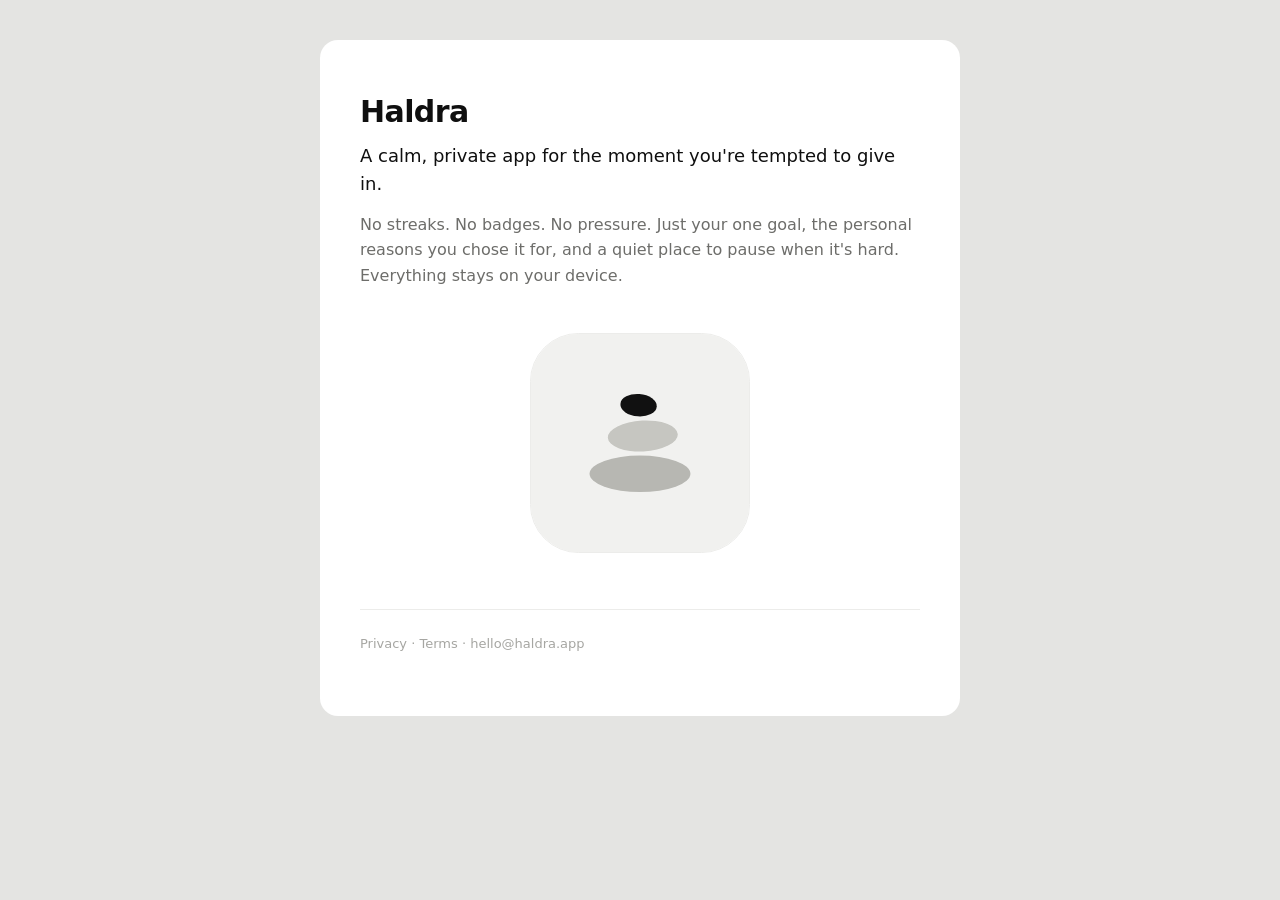
<file: index.html>
<!doctype html>
<html lang="en-AU">
<head>
<meta charset="utf-8">
<meta name="viewport" content="width=device-width, initial-scale=1">
<title>Haldra</title>
<meta name="description" content="A calm, private app for the moment you're tempted to give in.">
<link rel="icon" href="icon.svg" type="image/svg+xml">
<link rel="stylesheet" href="style.css">
</head>
<body>
<main>
  <h1>Haldra</h1>
  <p class="lead">A calm, private app for the moment you're tempted to give in.</p>
  <p>No streaks. No badges. No pressure. Just your one goal, the personal reasons you chose it for, and a quiet place to pause when it's hard. Everything stays on your device.</p>

  <img class="icon" src="icon.svg" width="220" height="220" alt="The Haldra app icon: a cairn of three stacked stones.">

  <p class="footer"><a href="privacy/">Privacy</a> · <a href="terms/">Terms</a> · <a href="mailto:hello@haldra.app">hello@haldra.app</a></p>
</main>
</body>
</html>
</file>
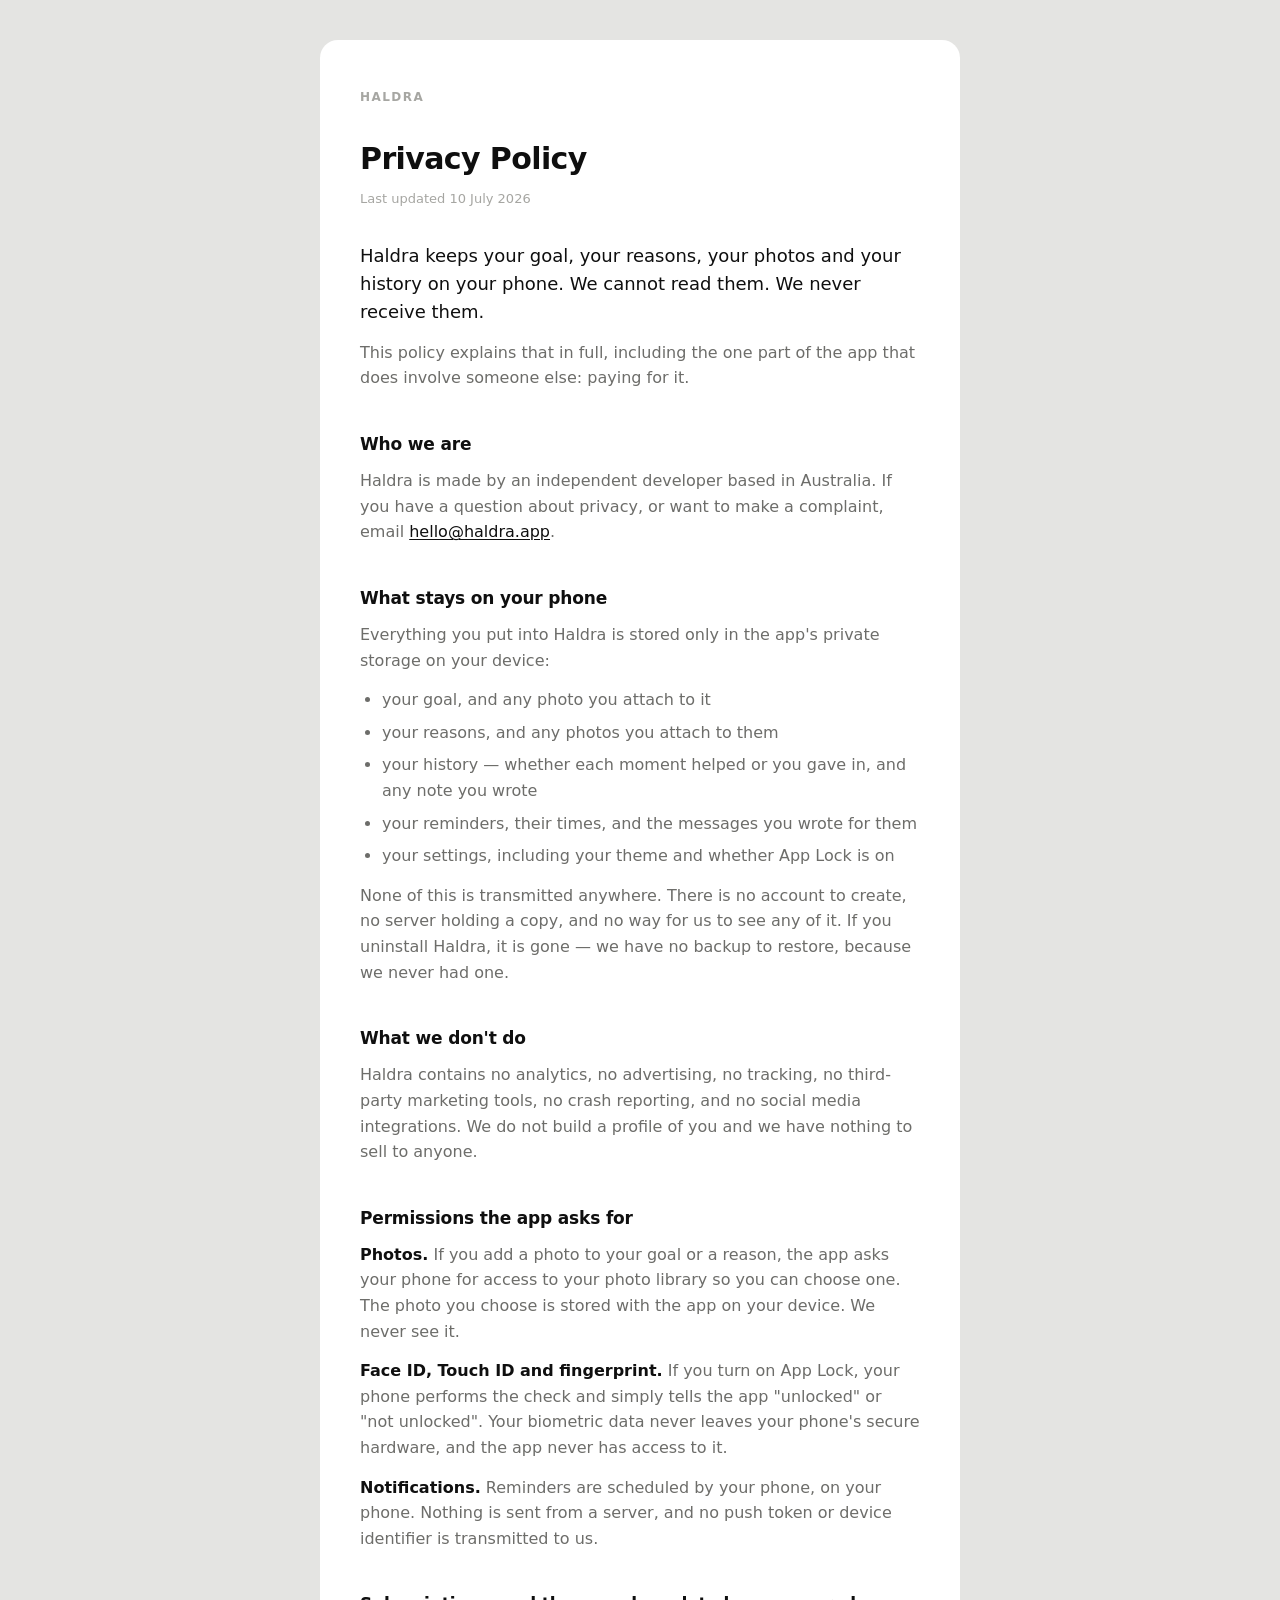
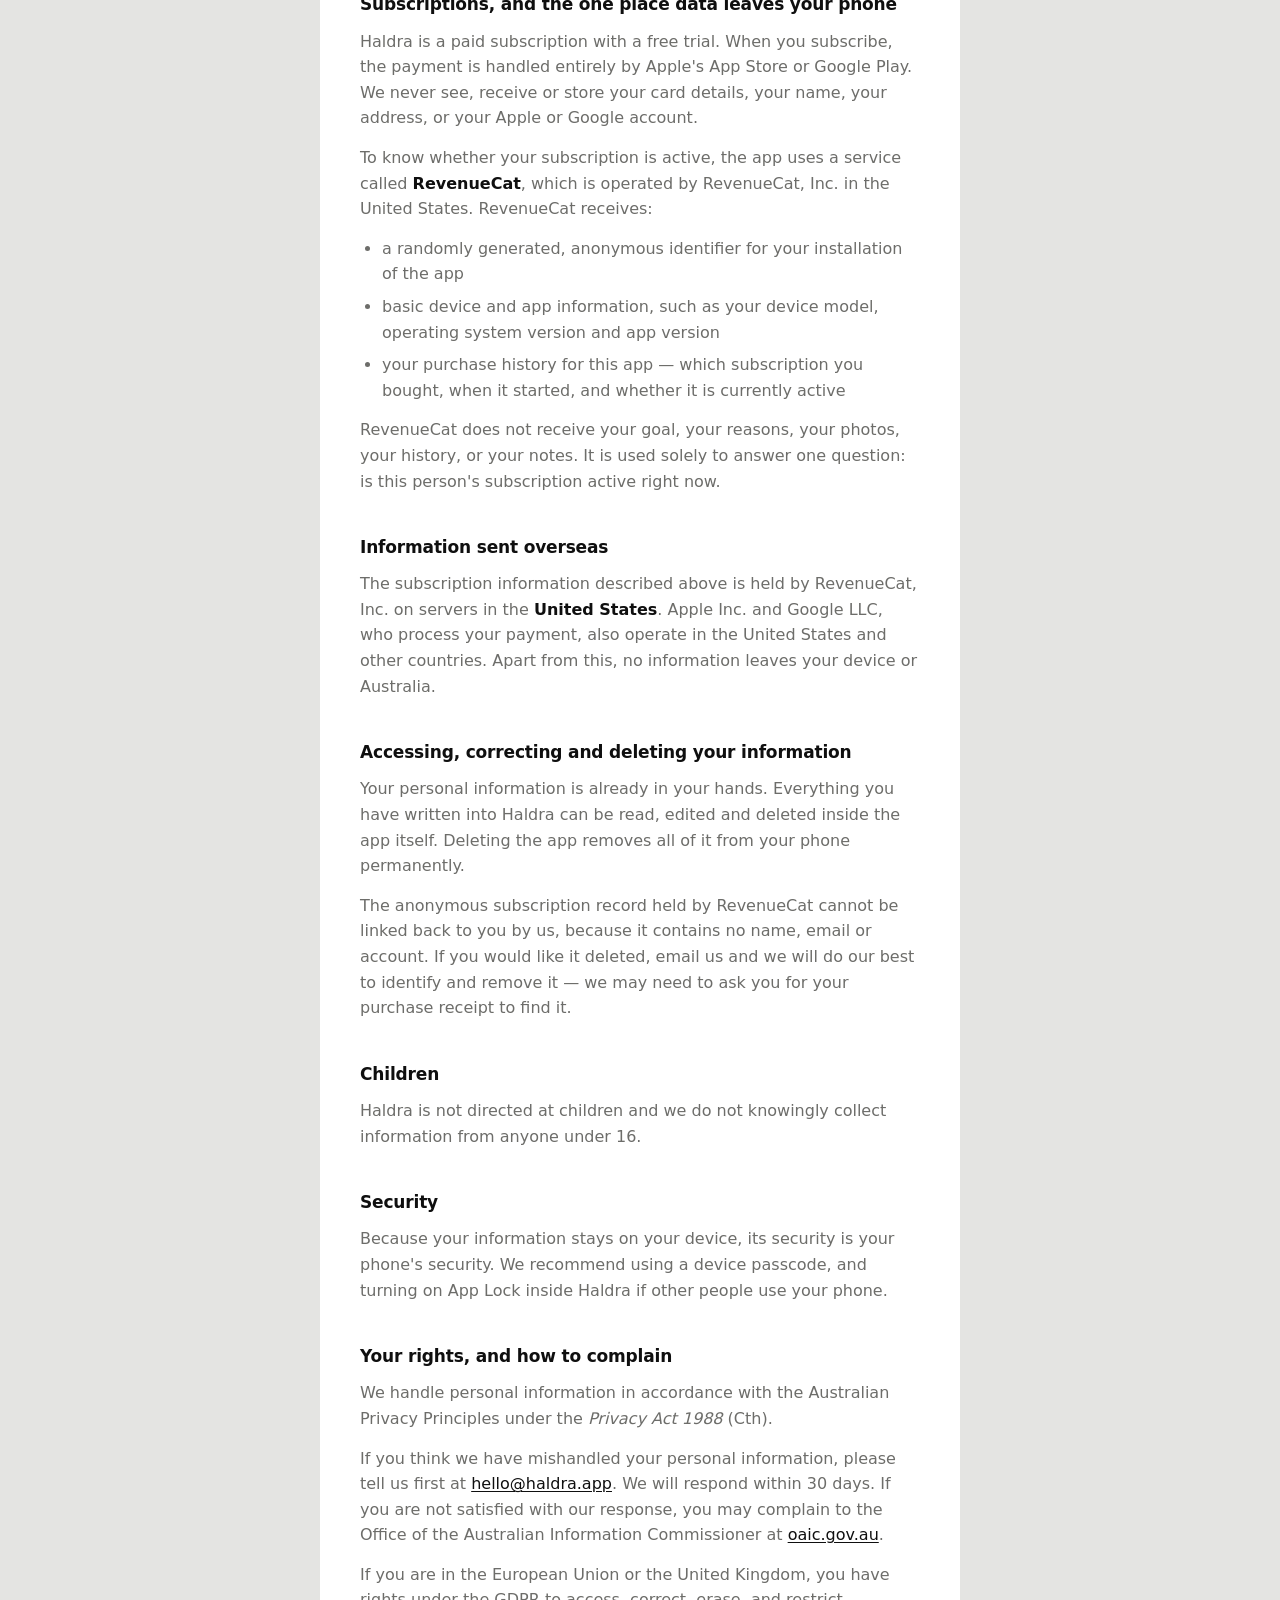
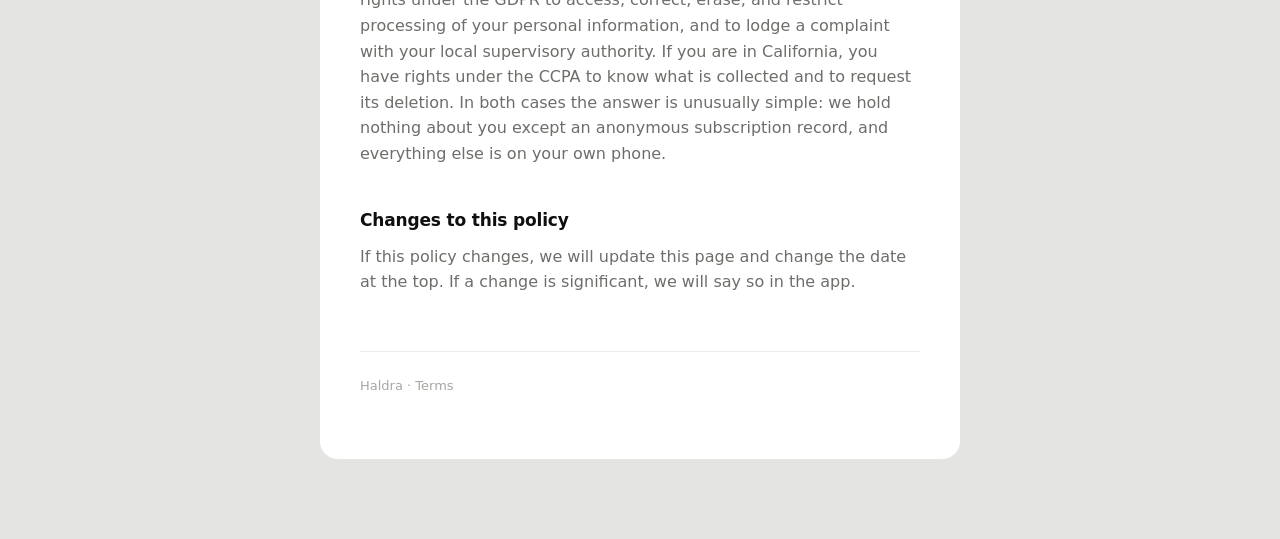
<file: privacy/index.html>
<!doctype html>
<html lang="en-AU">
<head>
<meta charset="utf-8">
<meta name="viewport" content="width=device-width, initial-scale=1">
<title>Privacy Policy — Haldra</title>
<link rel="icon" href="../icon.svg" type="image/svg+xml">
<link rel="stylesheet" href="../style.css">
</head>
<body>
<main>
  <p class="eyebrow"><a href="../">Haldra</a></p>
  <h1>Privacy Policy</h1>
  <p class="updated">Last updated 10 July 2026</p>

  <p class="lead">Haldra keeps your goal, your reasons, your photos and your history on your phone. We cannot read them. We never receive them.</p>

  <p>This policy explains that in full, including the one part of the app that does involve someone else: paying for it.</p>

  <h2>Who we are</h2>
  <p>Haldra is made by an independent developer based in Australia. If you have a question about privacy, or want to make a complaint, email <a href="mailto:hello@haldra.app">hello@haldra.app</a>.</p>

  <h2>What stays on your phone</h2>
  <p>Everything you put into Haldra is stored only in the app's private storage on your device:</p>
  <ul>
    <li>your goal, and any photo you attach to it</li>
    <li>your reasons, and any photos you attach to them</li>
    <li>your history — whether each moment helped or you gave in, and any note you wrote</li>
    <li>your reminders, their times, and the messages you wrote for them</li>
    <li>your settings, including your theme and whether App Lock is on</li>
  </ul>
  <p>None of this is transmitted anywhere. There is no account to create, no server holding a copy, and no way for us to see any of it. If you uninstall Haldra, it is gone — we have no backup to restore, because we never had one.</p>

  <h2>What we don't do</h2>
  <p>Haldra contains no analytics, no advertising, no tracking, no third-party marketing tools, no crash reporting, and no social media integrations. We do not build a profile of you and we have nothing to sell to anyone.</p>

  <h2>Permissions the app asks for</h2>
  <p><strong>Photos.</strong> If you add a photo to your goal or a reason, the app asks your phone for access to your photo library so you can choose one. The photo you choose is stored with the app on your device. We never see it.</p>
  <p><strong>Face ID, Touch ID and fingerprint.</strong> If you turn on App Lock, your phone performs the check and simply tells the app "unlocked" or "not unlocked". Your biometric data never leaves your phone's secure hardware, and the app never has access to it.</p>
  <p><strong>Notifications.</strong> Reminders are scheduled by your phone, on your phone. Nothing is sent from a server, and no push token or device identifier is transmitted to us.</p>

  <h2>Subscriptions, and the one place data leaves your phone</h2>
  <p>Haldra is a paid subscription with a free trial. When you subscribe, the payment is handled entirely by Apple's App Store or Google Play. We never see, receive or store your card details, your name, your address, or your Apple or Google account.</p>
  <p>To know whether your subscription is active, the app uses a service called <strong>RevenueCat</strong>, which is operated by RevenueCat, Inc. in the United States. RevenueCat receives:</p>
  <ul>
    <li>a randomly generated, anonymous identifier for your installation of the app</li>
    <li>basic device and app information, such as your device model, operating system version and app version</li>
    <li>your purchase history for this app — which subscription you bought, when it started, and whether it is currently active</li>
  </ul>
  <p>RevenueCat does not receive your goal, your reasons, your photos, your history, or your notes. It is used solely to answer one question: is this person's subscription active right now.</p>

  <h2>Information sent overseas</h2>
  <p>The subscription information described above is held by RevenueCat, Inc. on servers in the <strong>United States</strong>. Apple Inc. and Google LLC, who process your payment, also operate in the United States and other countries. Apart from this, no information leaves your device or Australia.</p>

  <h2>Accessing, correcting and deleting your information</h2>
  <p>Your personal information is already in your hands. Everything you have written into Haldra can be read, edited and deleted inside the app itself. Deleting the app removes all of it from your phone permanently.</p>
  <p>The anonymous subscription record held by RevenueCat cannot be linked back to you by us, because it contains no name, email or account. If you would like it deleted, email us and we will do our best to identify and remove it — we may need to ask you for your purchase receipt to find it.</p>

  <h2>Children</h2>
  <p>Haldra is not directed at children and we do not knowingly collect information from anyone under 16.</p>

  <h2>Security</h2>
  <p>Because your information stays on your device, its security is your phone's security. We recommend using a device passcode, and turning on App Lock inside Haldra if other people use your phone.</p>

  <h2>Your rights, and how to complain</h2>
  <p>We handle personal information in accordance with the Australian Privacy Principles under the <em>Privacy Act 1988</em> (Cth).</p>
  <p>If you think we have mishandled your personal information, please tell us first at <a href="mailto:hello@haldra.app">hello@haldra.app</a>. We will respond within 30 days. If you are not satisfied with our response, you may complain to the Office of the Australian Information Commissioner at <a href="https://www.oaic.gov.au">oaic.gov.au</a>.</p>
  <p>If you are in the European Union or the United Kingdom, you have rights under the GDPR to access, correct, erase, and restrict processing of your personal information, and to lodge a complaint with your local supervisory authority. If you are in California, you have rights under the CCPA to know what is collected and to request its deletion. In both cases the answer is unusually simple: we hold nothing about you except an anonymous subscription record, and everything else is on your own phone.</p>

  <h2>Changes to this policy</h2>
  <p>If this policy changes, we will update this page and change the date at the top. If a change is significant, we will say so in the app.</p>

  <p class="footer"><a href="../">Haldra</a> · <a href="../terms/">Terms</a></p>
</main>
</body>
</html>
</file>
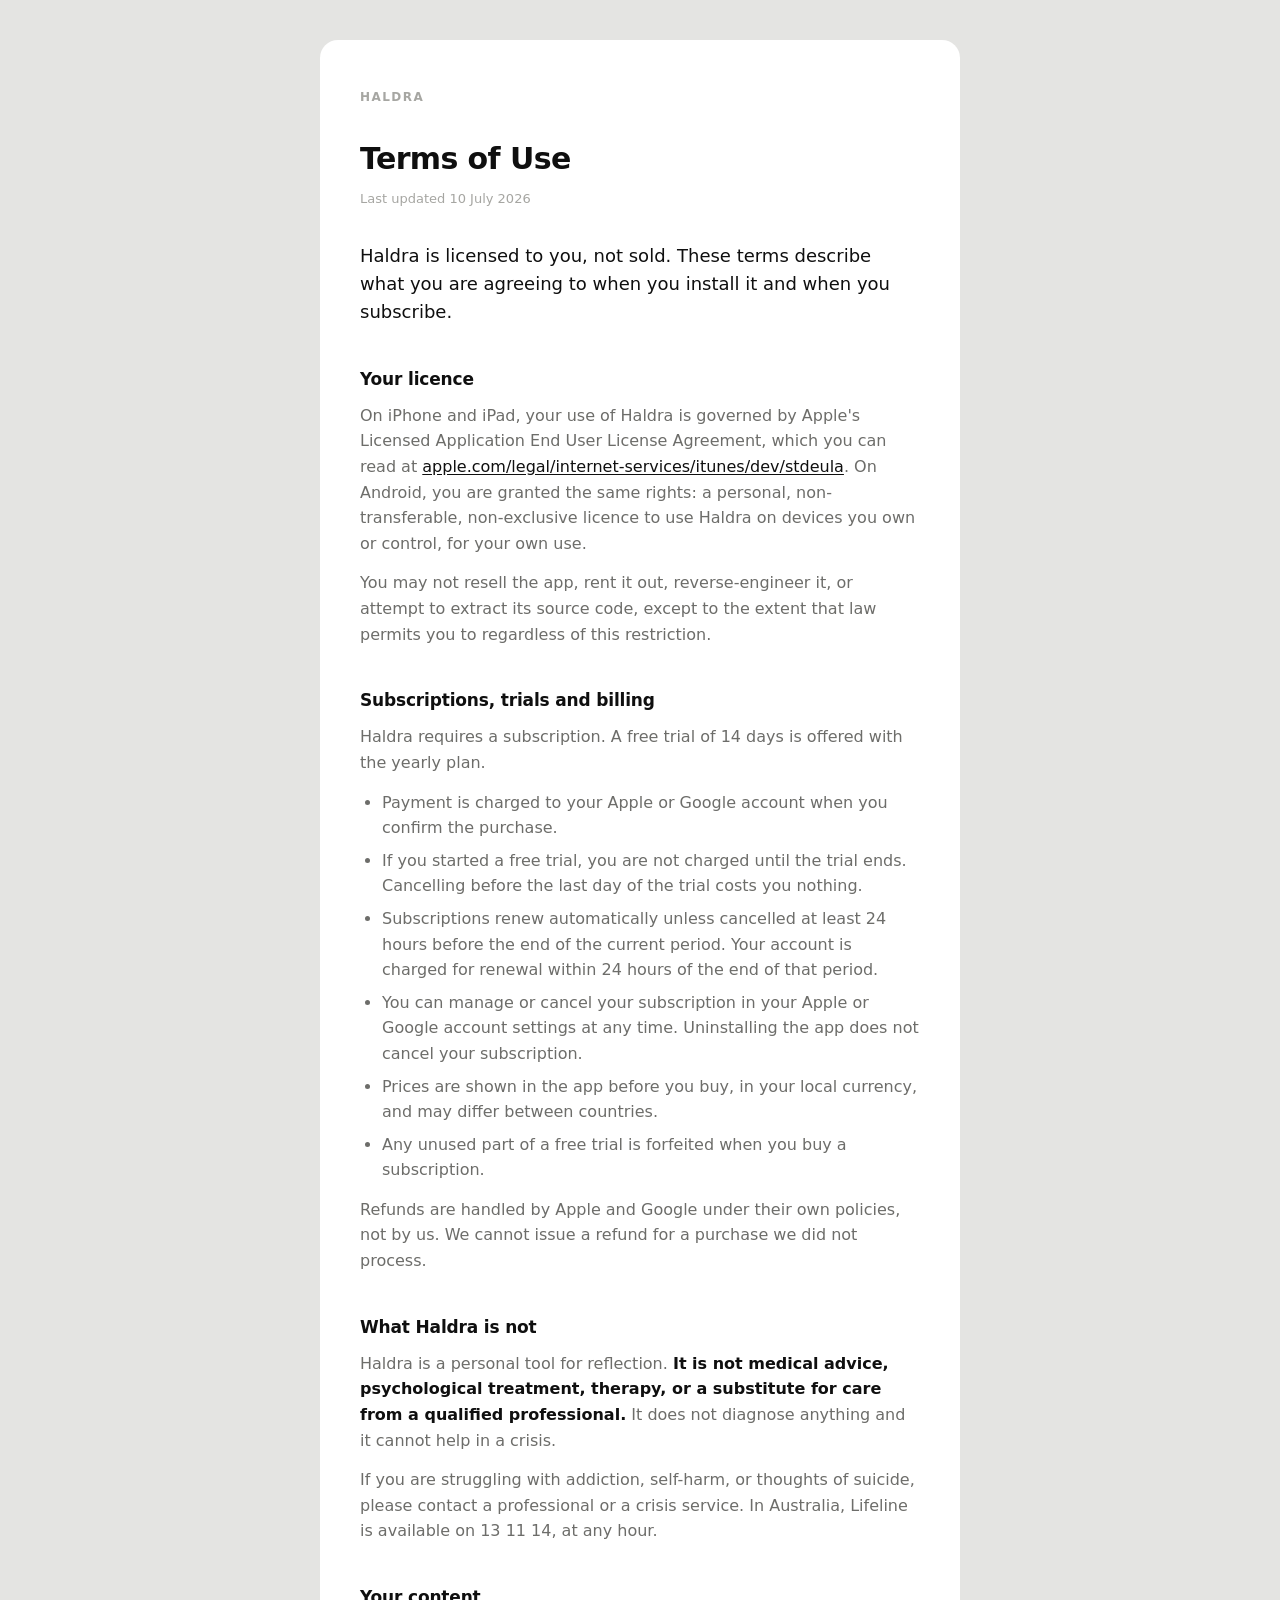
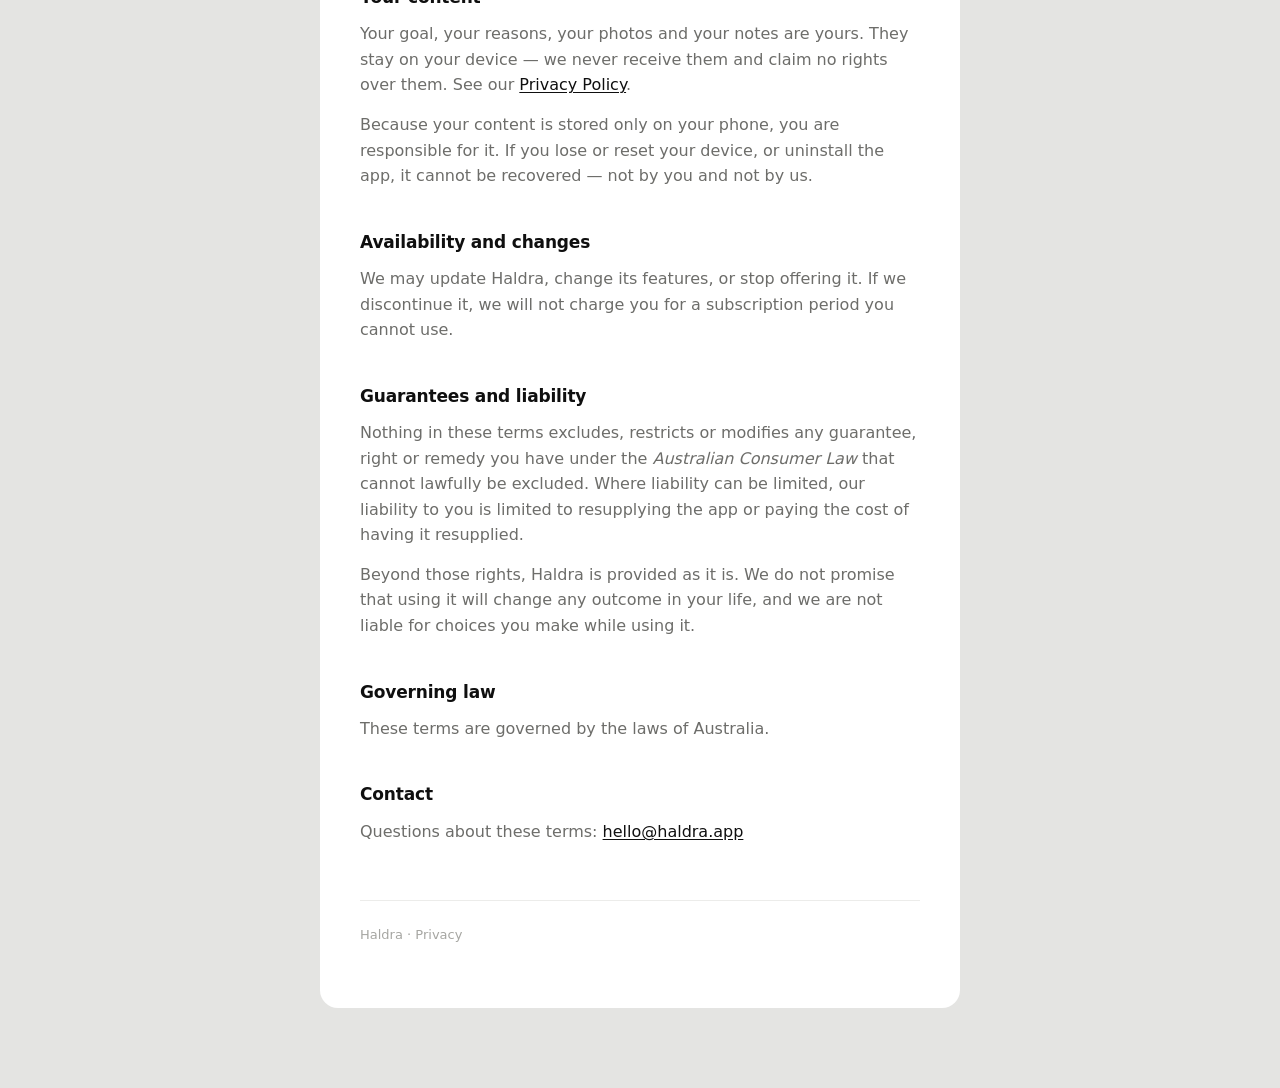
<file: terms/index.html>
<!doctype html>
<html lang="en-AU">
<head>
<meta charset="utf-8">
<meta name="viewport" content="width=device-width, initial-scale=1">
<title>Terms of Use — Haldra</title>
<link rel="icon" href="../icon.svg" type="image/svg+xml">
<link rel="stylesheet" href="../style.css">
</head>
<body>
<main>
  <p class="eyebrow"><a href="../">Haldra</a></p>
  <h1>Terms of Use</h1>
  <p class="updated">Last updated 10 July 2026</p>

  <p class="lead">Haldra is licensed to you, not sold. These terms describe what you are agreeing to when you install it and when you subscribe.</p>

  <h2>Your licence</h2>
  <p>On iPhone and iPad, your use of Haldra is governed by Apple's Licensed Application End User License Agreement, which you can read at <a href="https://www.apple.com/legal/internet-services/itunes/dev/stdeula/">apple.com/legal/internet-services/itunes/dev/stdeula</a>. On Android, you are granted the same rights: a personal, non-transferable, non-exclusive licence to use Haldra on devices you own or control, for your own use.</p>
  <p>You may not resell the app, rent it out, reverse-engineer it, or attempt to extract its source code, except to the extent that law permits you to regardless of this restriction.</p>

  <h2>Subscriptions, trials and billing</h2>
  <p>Haldra requires a subscription. A free trial of 14 days is offered with the yearly plan.</p>
  <ul>
    <li>Payment is charged to your Apple or Google account when you confirm the purchase.</li>
    <li>If you started a free trial, you are not charged until the trial ends. Cancelling before the last day of the trial costs you nothing.</li>
    <li>Subscriptions renew automatically unless cancelled at least 24 hours before the end of the current period. Your account is charged for renewal within 24 hours of the end of that period.</li>
    <li>You can manage or cancel your subscription in your Apple or Google account settings at any time. Uninstalling the app does not cancel your subscription.</li>
    <li>Prices are shown in the app before you buy, in your local currency, and may differ between countries.</li>
    <li>Any unused part of a free trial is forfeited when you buy a subscription.</li>
  </ul>
  <p>Refunds are handled by Apple and Google under their own policies, not by us. We cannot issue a refund for a purchase we did not process.</p>

  <h2>What Haldra is not</h2>
  <p>Haldra is a personal tool for reflection. <strong>It is not medical advice, psychological treatment, therapy, or a substitute for care from a qualified professional.</strong> It does not diagnose anything and it cannot help in a crisis.</p>
  <p>If you are struggling with addiction, self-harm, or thoughts of suicide, please contact a professional or a crisis service. In Australia, Lifeline is available on 13 11 14, at any hour.</p>

  <h2>Your content</h2>
  <p>Your goal, your reasons, your photos and your notes are yours. They stay on your device — we never receive them and claim no rights over them. See our <a href="../privacy/">Privacy Policy</a>.</p>
  <p>Because your content is stored only on your phone, you are responsible for it. If you lose or reset your device, or uninstall the app, it cannot be recovered — not by you and not by us.</p>

  <h2>Availability and changes</h2>
  <p>We may update Haldra, change its features, or stop offering it. If we discontinue it, we will not charge you for a subscription period you cannot use.</p>

  <h2>Guarantees and liability</h2>
  <p>Nothing in these terms excludes, restricts or modifies any guarantee, right or remedy you have under the <em>Australian Consumer Law</em> that cannot lawfully be excluded. Where liability can be limited, our liability to you is limited to resupplying the app or paying the cost of having it resupplied.</p>
  <p>Beyond those rights, Haldra is provided as it is. We do not promise that using it will change any outcome in your life, and we are not liable for choices you make while using it.</p>

  <h2>Governing law</h2>
  <p>These terms are governed by the laws of Australia.</p>

  <h2>Contact</h2>
  <p>Questions about these terms: <a href="mailto:hello@haldra.app">hello@haldra.app</a></p>

  <p class="footer"><a href="../">Haldra</a> · <a href="../privacy/">Privacy</a></p>
</main>
</body>
</html>
</file>
<file: style.css>
/* One Goal — Mono theme, carried over from the app. */
:root {
  --page: #e4e4e2;
  --surface: #ffffff;
  --ink: #0f0f0f;
  --ink-soft: #6d6d6a;
  --ink-faint: #a6a6a2;
  --hair: #ececea;
  --r-card: 18px;
}

* { box-sizing: border-box; }

body {
  margin: 0;
  padding: 40px 20px 80px;
  background: var(--page);
  color: var(--ink);
  font-family: 'Space Grotesk', -apple-system, BlinkMacSystemFont, 'Segoe UI', system-ui, sans-serif;
  font-weight: 500;
  line-height: 1.6;
  -webkit-font-smoothing: antialiased;
}

main {
  max-width: 640px;
  margin: 0 auto;
  background: var(--surface);
  border-radius: var(--r-card);
  padding: 48px 40px;
}

.eyebrow {
  margin: 0 0 28px;
  font-size: 12px;
  font-weight: 700;
  letter-spacing: 0.12em;
  text-transform: uppercase;
  color: var(--ink-faint);
}

.eyebrow a { color: inherit; text-decoration: none; }

h1 {
  margin: 0 0 6px;
  font-size: 30px;
  font-weight: 700;
  letter-spacing: -0.02em;
}

h2 {
  margin: 40px 0 10px;
  font-size: 17px;
  font-weight: 700;
  letter-spacing: -0.01em;
}

.updated {
  margin: 0 0 32px;
  font-size: 13px;
  color: var(--ink-faint);
}

.lead {
  font-size: 18px;
  line-height: 1.55;
  color: var(--ink);
}

p { margin: 0 0 14px; color: var(--ink-soft); }
.lead, h1 + p, strong { color: var(--ink); }
strong { font-weight: 700; }

ul { margin: 0 0 14px; padding-left: 22px; color: var(--ink-soft); }
li { margin-bottom: 7px; }

a { color: var(--ink); text-decoration: underline; text-underline-offset: 2px; }
a:hover { color: var(--ink-soft); }

.icon {
  display: block;
  margin: 44px auto 8px;
  width: 220px;
  height: auto;
  max-width: 70%;
  /* Matches the squircle the phone crops the icon into. */
  border-radius: 22%;
  border: 1px solid var(--hair);
}

.footer {
  margin-top: 56px;
  padding-top: 24px;
  border-top: 1px solid var(--hair);
  font-size: 13px;
  color: var(--ink-faint);
}
.footer a { color: var(--ink-faint); text-decoration: none; }
.footer a:hover { color: var(--ink-soft); }

@media (max-width: 560px) {
  body { padding: 16px 12px 48px; }
  main { padding: 32px 22px; border-radius: 14px; }
  h1 { font-size: 26px; }
}
</file>
